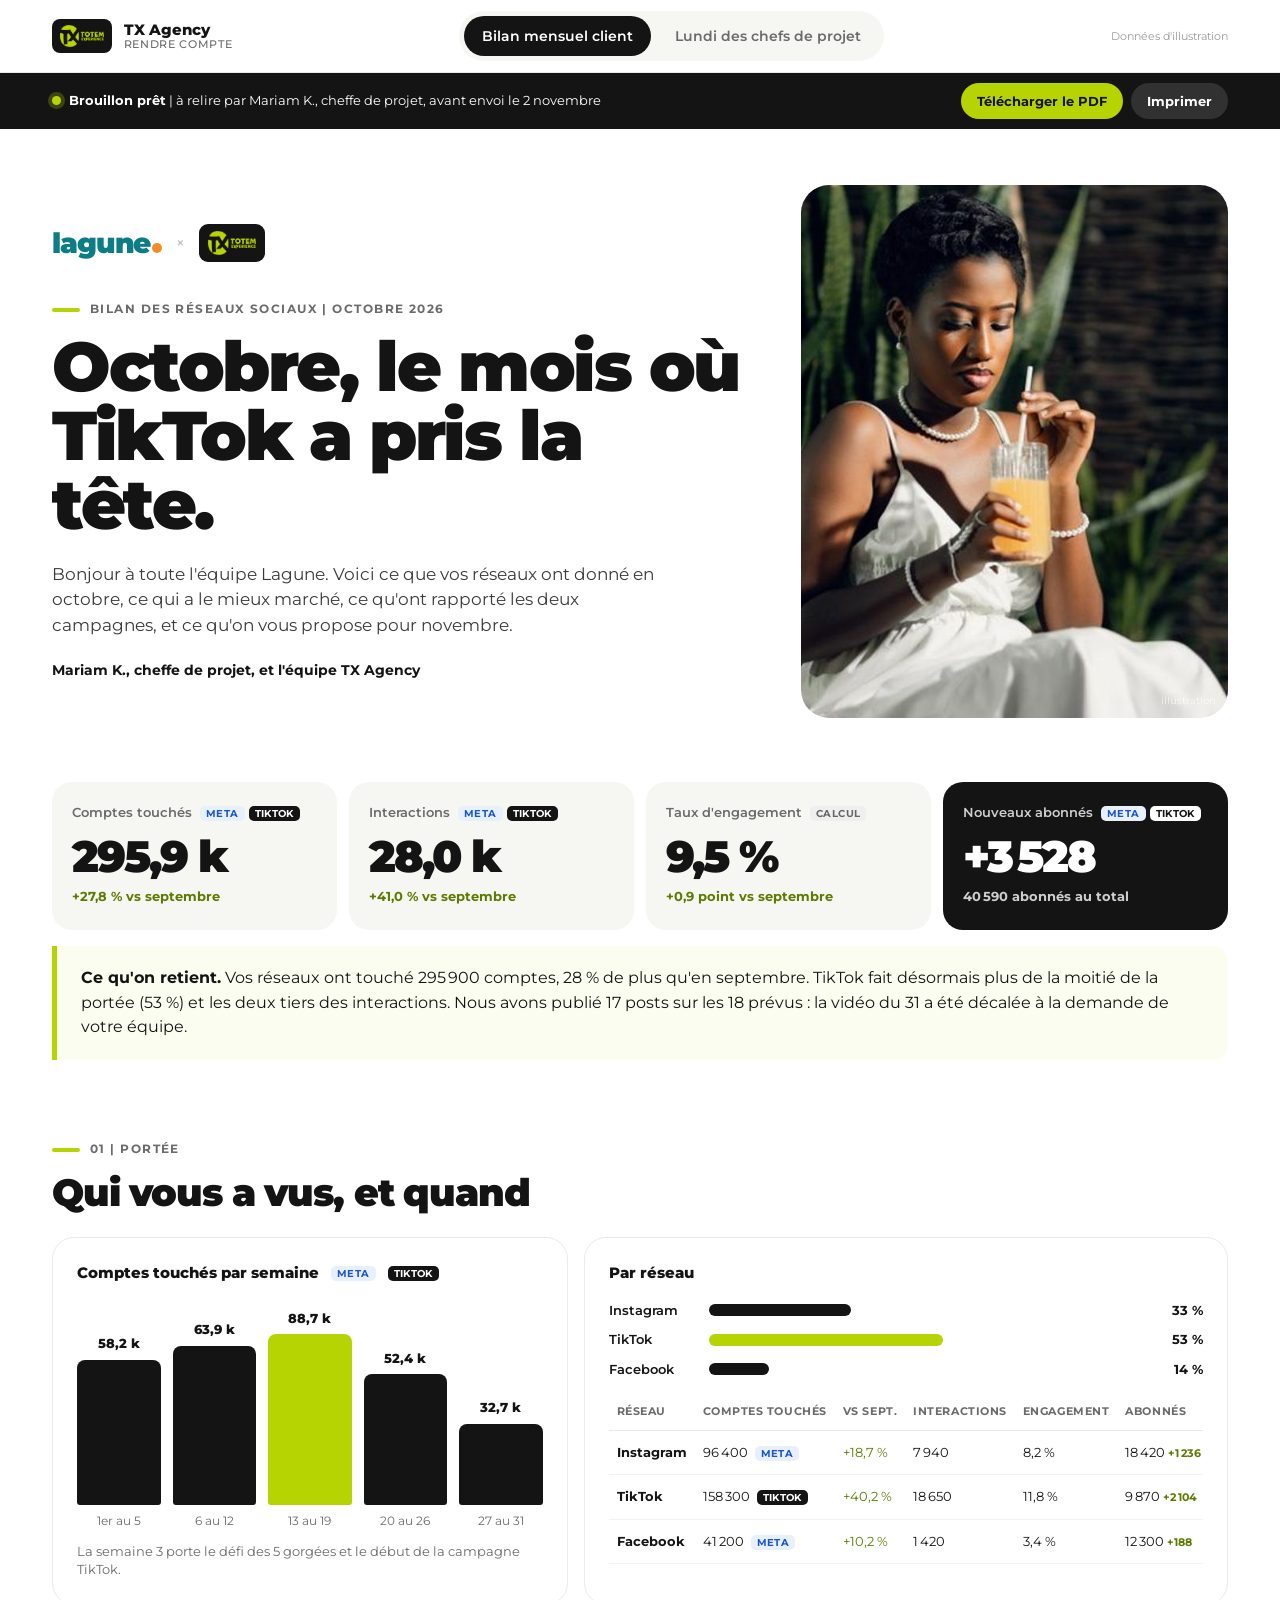
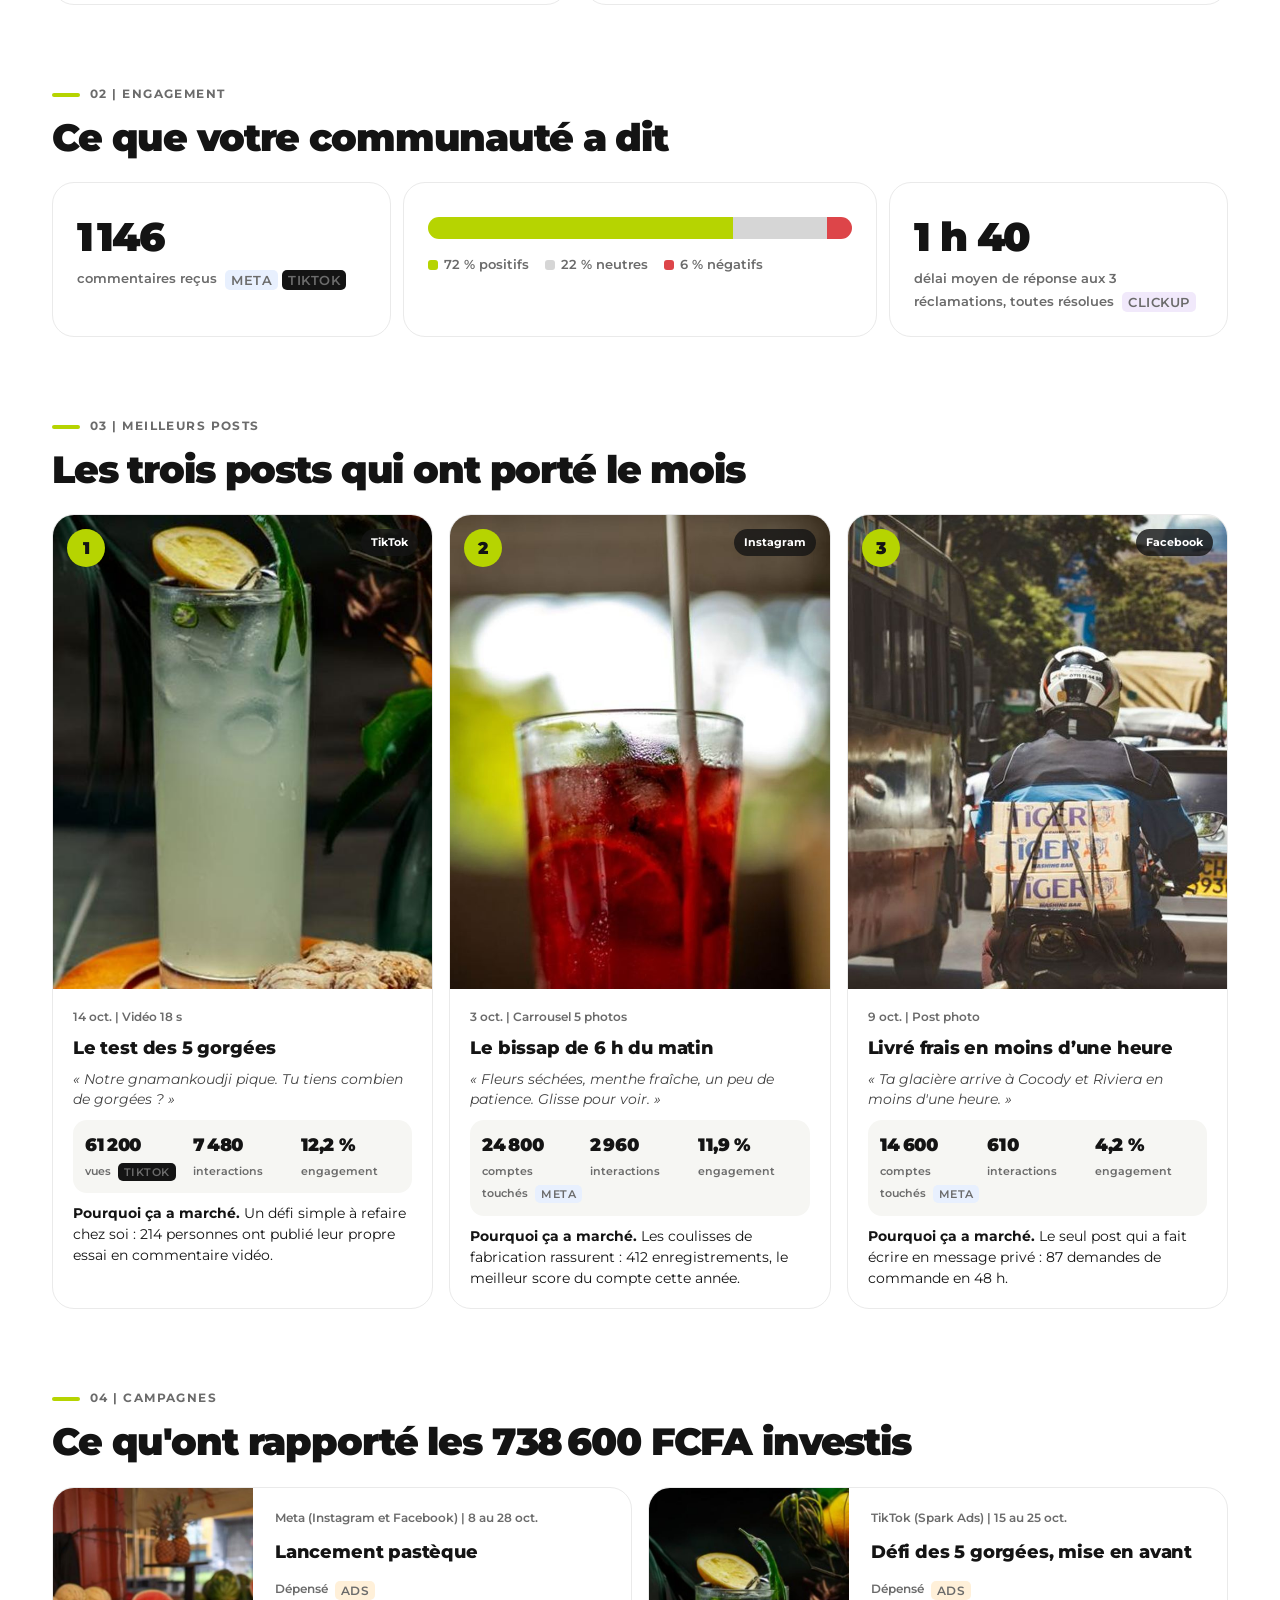
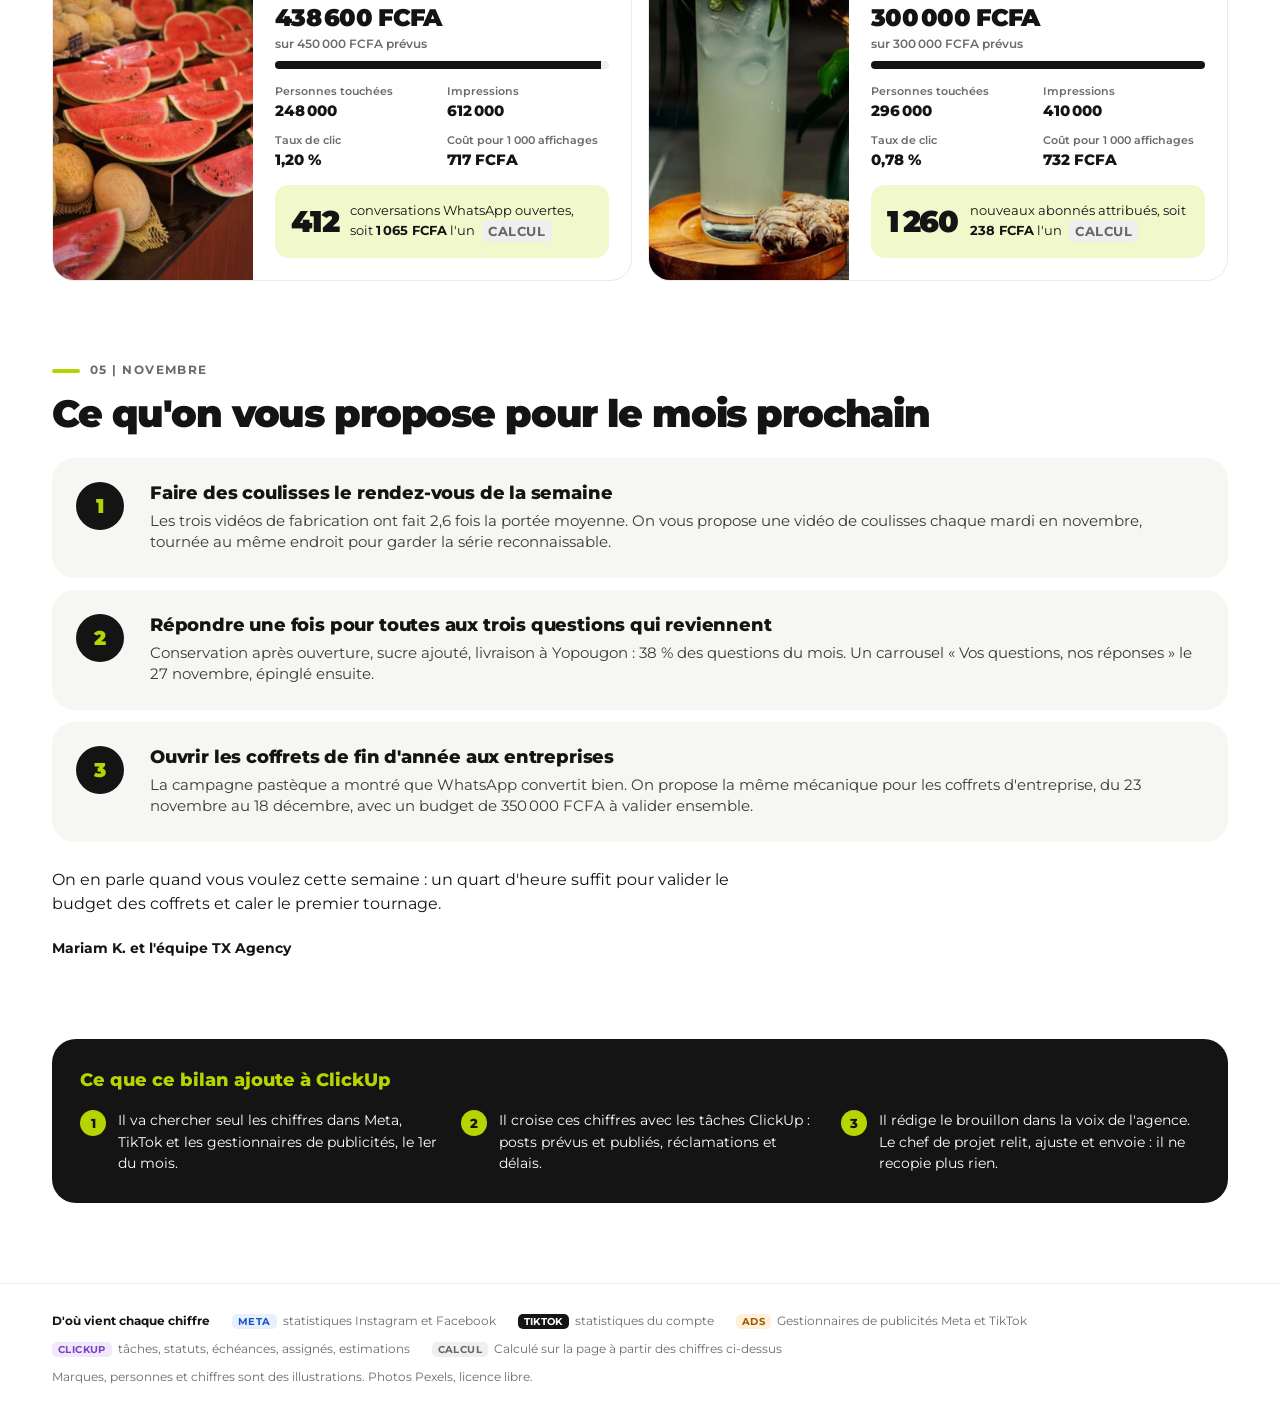
<file: index.html>
<!doctype html><html lang="fr"><head><meta charset="utf-8"><meta name="viewport" content="width=device-width,initial-scale=1">
<meta name="robots" content="noindex,nofollow"><title>Lagune | Bilan des réseaux sociaux | octobre 2026</title>
<link rel="preconnect" href="https://fonts.googleapis.com"><link rel="preconnect" href="https://fonts.gstatic.com" crossorigin>
<link href="https://fonts.googleapis.com/css2?family=Montserrat:wght@400;500;600;700;800;900&display=swap" rel="stylesheet">
<link rel="icon" href="img/tx-logo.png"><link rel="stylesheet" href="style.css?v=20261120a"></head><body class="b-bilan"><header class="top noprint"><div class="wrap tb"><a class="brand" href="index.html"><img src="img/tx-logo.png" alt="Totem Experience"><span>TX Agency<small>Rendre compte</small></span></a>
<nav class="tabs"><a href="index.html" class="on">Bilan mensuel client</a><a href="lundi.html" class="">Lundi des chefs de projet</a></nav>
<span class="ill-top">Données d'illustration</span></div></header>
<div class="tool noprint"><div class="wrap tlb"><div><span class="dot"></span><b>Brouillon prêt</b> | à relire par Mariam K., cheffe de projet, avant envoi le 2 novembre</div>
<div class="tla"><a class="btn" href="bilan-lagune-octobre-2026.pdf?v=20261120a" download>Télécharger le PDF</a><button class="btn g" onclick="window.print()">Imprimer</button></div></div></div>
<main class="doc">
<section class="cov"><div class="wrap cg"><div class="ct">
<div class="lgx"><span class="lg">lagune<i></i></span><span class="x">×</span><img src="img/tx-logo.png" alt="Totem Experience"></div>
<p class="kick">Bilan des réseaux sociaux | octobre 2026</p>
<h1>Octobre, le mois où TikTok a pris la tête.</h1>
<p class="lead">Bonjour à toute l'équipe Lagune. Voici ce que vos réseaux ont donné en octobre, ce qui a le mieux marché, ce qu'ont rapporté les deux campagnes, et ce qu'on vous propose pour novembre.</p>
<p class="sig">Mariam K., cheffe de projet, et l'équipe TX Agency</p></div>
<div class="cimg"><img src="img/femme_2_v.jpg" alt=""><span class="ill">illustration</span></div></div></section>

<section class="wrap blk"><div class="kp4">
<div class="k"><span>Comptes touchés <span class="src s-meta" title="Meta Business Suite : statistiques Instagram et Facebook">Meta</span><span class="src s-tiktok" title="TikTok Business Center : statistiques du compte">TikTok</span></span><b>295,9 k</b><em class="up">+27,8 % vs septembre</em></div>
<div class="k"><span>Interactions <span class="src s-meta" title="Meta Business Suite : statistiques Instagram et Facebook">Meta</span><span class="src s-tiktok" title="TikTok Business Center : statistiques du compte">TikTok</span></span><b>28,0 k</b><em class="up">+41,0 % vs septembre</em></div>
<div class="k"><span>Taux d'engagement <span class="src s-calc" title="Calculé sur la page à partir des chiffres ci-dessus">Calcul</span></span><b>9,5 %</b><em class="up">+0,9 point vs septembre</em></div>
<div class="k dark"><span>Nouveaux abonnés <span class="src s-meta" title="Meta Business Suite : statistiques Instagram et Facebook">Meta</span><span class="src s-tiktok" title="TikTok Business Center : statistiques du compte">TikTok</span></span><b>+3 528</b><em>40 590 abonnés au total</em></div>
</div>
<div class="say"><b>Ce qu'on retient.</b> Vos réseaux ont touché 295 900 comptes, 28 % de plus qu'en septembre. TikTok fait désormais plus de la moitié de la portée (53 %) et les deux tiers des interactions. Nous avons publié 17 posts sur les 18 prévus : la vidéo du 31 a été décalée à la demande de votre équipe.</div></section>

<section class="wrap blk"><div class="h2"><p class="kick">01 | Portée</p><h2>Qui vous a vus, et quand</h2></div>
<div class="g2"><div class="card"><h3>Comptes touchés par semaine <span class="src s-meta" title="Meta Business Suite : statistiques Instagram et Facebook">Meta</span><span class="src s-tiktok" title="TikTok Business Center : statistiques du compte">TikTok</span></h3><div class="barsh"><div class="bc"><b>58,2 k</b><i style="height:65.6%"></i><span>1er au 5</span></div><div class="bc"><b>63,9 k</b><i style="height:72.0%"></i><span>6 au 12</span></div><div class="bc hi"><b>88,7 k</b><i style="height:100.0%"></i><span>13 au 19</span></div><div class="bc"><b>52,4 k</b><i style="height:59.1%"></i><span>20 au 26</span></div><div class="bc"><b>32,7 k</b><i style="height:36.9%"></i><span>27 au 31</span></div></div><p class="note">La semaine 3 porte le défi des 5 gorgées et le début de la campagne TikTok.</p></div>
<div class="card"><h3>Par réseau</h3><div class="split"><div><span>Instagram</span><i style="width:32.6%"></i><b>33 %</b></div><div><span>TikTok</span><i style="width:53.5%"></i><b>53 %</b></div><div><span>Facebook</span><i style="width:13.9%"></i><b>14 %</b></div></div>
<div class="tblw"><table class="tb1"><thead><tr><th>Réseau</th><th>Comptes touchés</th><th>vs sept.</th><th>Interactions</th><th>Engagement</th><th>Abonnés</th><th>Posts</th></tr></thead><tbody><tr><td><b>Instagram</b></td><td>96 400 <span class="src s-meta" title="Meta Business Suite : statistiques Instagram et Facebook">Meta</span></td><td class="up">+18,7 %</td><td>7 940</td><td>8,2 %</td><td>18 420 <small>+1 236</small></td><td>7</td></tr><tr><td><b>TikTok</b></td><td>158 300 <span class="src s-tiktok" title="TikTok Business Center : statistiques du compte">TikTok</span></td><td class="up">+40,2 %</td><td>18 650</td><td>11,8 %</td><td>9 870 <small>+2 104</small></td><td>6</td></tr><tr><td><b>Facebook</b></td><td>41 200 <span class="src s-meta" title="Meta Business Suite : statistiques Instagram et Facebook">Meta</span></td><td class="up">+10,2 %</td><td>1 420</td><td>3,4 %</td><td>12 300 <small>+188</small></td><td>4</td></tr></tbody></table></div></div></div></section>

<section class="wrap blk"><div class="h2"><p class="kick">02 | Engagement</p><h2>Ce que votre communauté a dit</h2></div>
<div class="g3c"><div class="card c1"><b class="big">1 146</b><span>commentaires reçus <span class="src s-meta" title="Meta Business Suite : statistiques Instagram et Facebook">Meta</span><span class="src s-tiktok" title="TikTok Business Center : statistiques du compte">TikTok</span></span></div>
<div class="card c1"><div class="sent"><i class="p" style="width:72%"></i><i class="n" style="width:22%"></i><i class="r" style="width:6%"></i></div><p class="sl"><span><i class="p"></i>72 % positifs</span><span><i class="n"></i>22 % neutres</span><span><i class="r"></i>6 % négatifs</span></p></div>
<div class="card c1"><b class="big">1 h 40</b><span>délai moyen de réponse aux 3 réclamations, toutes résolues <span class="src s-cu" title="ClickUp : tâches, statuts, échéances, assignés, estimations">ClickUp</span></span></div></div></section>

<section class="wrap blk"><div class="h2"><p class="kick">03 | Meilleurs posts</p><h2>Les trois posts qui ont porté le mois</h2></div><div class="tps"><article class="tp"><div class="tpi v"><img src="img/gingembre_1_v.jpg" alt="Le test des 5 gorgées" loading="lazy"><span class="rk">1</span><span class="nt">TikTok</span></div>
<div class="tpb"><small>14 oct. | Vidéo 18 s</small><h4>Le test des 5 gorgées</h4><p class="cap">« Notre gnamankoudji pique. Tu tiens combien de gorgées ? »</p>
<div class="tpn"><div><b>61 200</b><span>vues <span class="src s-tiktok" title="TikTok Business Center : statistiques du compte">TikTok</span></span></div><div><b>7 480</b><span>interactions</span></div><div><b>12,2 %</b><span>engagement</span></div></div>
<p class="why"><b>Pourquoi ça a marché.</b> Un défi simple à refaire chez soi : 214 personnes ont publié leur propre essai en commentaire vidéo.</p></div></article><article class="tp"><div class="tpi"><img src="img/bissap_1.jpg" alt="Le bissap de 6 h du matin" loading="lazy"><span class="rk">2</span><span class="nt">Instagram</span></div>
<div class="tpb"><small>3 oct. | Carrousel 5 photos</small><h4>Le bissap de 6 h du matin</h4><p class="cap">« Fleurs séchées, menthe fraîche, un peu de patience. Glisse pour voir. »</p>
<div class="tpn"><div><b>24 800</b><span>comptes touchés <span class="src s-meta" title="Meta Business Suite : statistiques Instagram et Facebook">Meta</span></span></div><div><b>2 960</b><span>interactions</span></div><div><b>11,9 %</b><span>engagement</span></div></div>
<p class="why"><b>Pourquoi ça a marché.</b> Les coulisses de fabrication rassurent : 412 enregistrements, le meilleur score du compte cette année.</p></div></article><article class="tp"><div class="tpi"><img src="img/livraison_2.jpg" alt="Livré frais en moins d’une heure" loading="lazy"><span class="rk">3</span><span class="nt">Facebook</span></div>
<div class="tpb"><small>9 oct. | Post photo</small><h4>Livré frais en moins d’une heure</h4><p class="cap">« Ta glacière arrive à Cocody et Riviera en moins d&#x27;une heure. »</p>
<div class="tpn"><div><b>14 600</b><span>comptes touchés <span class="src s-meta" title="Meta Business Suite : statistiques Instagram et Facebook">Meta</span></span></div><div><b>610</b><span>interactions</span></div><div><b>4,2 %</b><span>engagement</span></div></div>
<p class="why"><b>Pourquoi ça a marché.</b> Le seul post qui a fait écrire en message privé : 87 demandes de commande en 48 h.</p></div></article></div></section>

<section class="wrap blk"><div class="h2"><p class="kick">04 | Campagnes</p><h2>Ce qu'ont rapporté les 738 600 FCFA investis</h2></div><div class="cps"><article class="cp"><img src="img/pasteque_1_v.jpg" alt="" loading="lazy"><div class="cpb"><small>Meta (Instagram et Facebook) | 8 au 28 oct.</small><h4>Lancement pastèque</h4>
<div class="bud"><div><span>Dépensé <span class="src s-ads" title="Gestionnaires de publicités Meta et TikTok">Ads</span></span><b>438 600 FCFA</b><small>sur 450 000 FCFA prévus</small></div><div class="gauge"><i style="width:97.5%"></i></div></div>
<dl><div><dt>Personnes touchées</dt><dd>248 000</dd></div><div><dt>Impressions</dt><dd>612 000</dd></div><div><dt>Taux de clic</dt><dd>1,20 %</dd></div><div><dt>Coût pour 1 000 affichages</dt><dd>717 FCFA</dd></div></dl>
<div class="res"><b>412</b><span>conversations WhatsApp ouvertes, soit <strong>1 065 FCFA</strong> l'un <span class="src s-calc" title="Calculé sur la page à partir des chiffres ci-dessus">Calcul</span></span></div></div></article><article class="cp"><img src="img/gingembre_1_v.jpg" alt="" loading="lazy"><div class="cpb"><small>TikTok (Spark Ads) | 15 au 25 oct.</small><h4>Défi des 5 gorgées, mise en avant</h4>
<div class="bud"><div><span>Dépensé <span class="src s-ads" title="Gestionnaires de publicités Meta et TikTok">Ads</span></span><b>300 000 FCFA</b><small>sur 300 000 FCFA prévus</small></div><div class="gauge"><i style="width:100.0%"></i></div></div>
<dl><div><dt>Personnes touchées</dt><dd>296 000</dd></div><div><dt>Impressions</dt><dd>410 000</dd></div><div><dt>Taux de clic</dt><dd>0,78 %</dd></div><div><dt>Coût pour 1 000 affichages</dt><dd>732 FCFA</dd></div></dl>
<div class="res"><b>1 260</b><span>nouveaux abonnés attribués, soit <strong>238 FCFA</strong> l'un <span class="src s-calc" title="Calculé sur la page à partir des chiffres ci-dessus">Calcul</span></span></div></div></article></div></section>

<section class="wrap blk"><div class="h2"><p class="kick">05 | Novembre</p><h2>Ce qu'on vous propose pour le mois prochain</h2></div><ol class="reco"><li><span class="no">1</span><div><h4>Faire des coulisses le rendez-vous de la semaine</h4><p>Les trois vidéos de fabrication ont fait 2,6 fois la portée moyenne. On vous propose une vidéo de coulisses chaque mardi en novembre, tournée au même endroit pour garder la série reconnaissable.</p></div></li><li><span class="no">2</span><div><h4>Répondre une fois pour toutes aux trois questions qui reviennent</h4><p>Conservation après ouverture, sucre ajouté, livraison à Yopougon : 38 % des questions du mois. Un carrousel « Vos questions, nos réponses » le 27 novembre, épinglé ensuite.</p></div></li><li><span class="no">3</span><div><h4>Ouvrir les coffrets de fin d&#x27;année aux entreprises</h4><p>La campagne pastèque a montré que WhatsApp convertit bien. On propose la même mécanique pour les coffrets d&#x27;entreprise, du 23 novembre au 18 décembre, avec un budget de 350 000 FCFA à valider ensemble.</p></div></li></ol>
<div class="close"><p>On en parle quand vous voulez cette semaine : un quart d'heure suffit pour valider le budget des coffrets et caler le premier tournage.</p><p class="sig">Mariam K. et l'équipe TX Agency</p></div></section>
<section class="wrap blk noprint"><div class="adds"><h3>Ce que ce bilan ajoute à ClickUp</h3><div class="a3">
<div><span>1</span><p>Il va chercher seul les chiffres dans Meta, TikTok et les gestionnaires de publicités, le 1er du mois.</p></div>
<div><span>2</span><p>Il croise ces chiffres avec les tâches ClickUp : posts prévus et publiés, réclamations et délais.</p></div>
<div><span>3</span><p>Il rédige le brouillon dans la voix de l'agence. Le chef de projet relit, ajuste et envoie : il ne recopie plus rien.</p></div></div></div></section>
</main><footer class="foot noprint"><div class="wrap"><div class="fsrc"><b>D'où vient chaque chiffre</b><span><span class="src s-meta" title="Meta Business Suite : statistiques Instagram et Facebook">Meta</span> statistiques Instagram et Facebook</span><span><span class="src s-tiktok" title="TikTok Business Center : statistiques du compte">TikTok</span> statistiques du compte</span><span><span class="src s-ads" title="Gestionnaires de publicités Meta et TikTok">Ads</span> Gestionnaires de publicités Meta et TikTok</span><span><span class="src s-cu" title="ClickUp : tâches, statuts, échéances, assignés, estimations">ClickUp</span> tâches, statuts, échéances, assignés, estimations</span><span><span class="src s-calc" title="Calculé sur la page à partir des chiffres ci-dessus">Calcul</span> Calculé sur la page à partir des chiffres ci-dessus</span></div>
<p>Marques, personnes et chiffres sont des illustrations. Photos Pexels, licence libre.</p></div></footer></body></html>
</file>
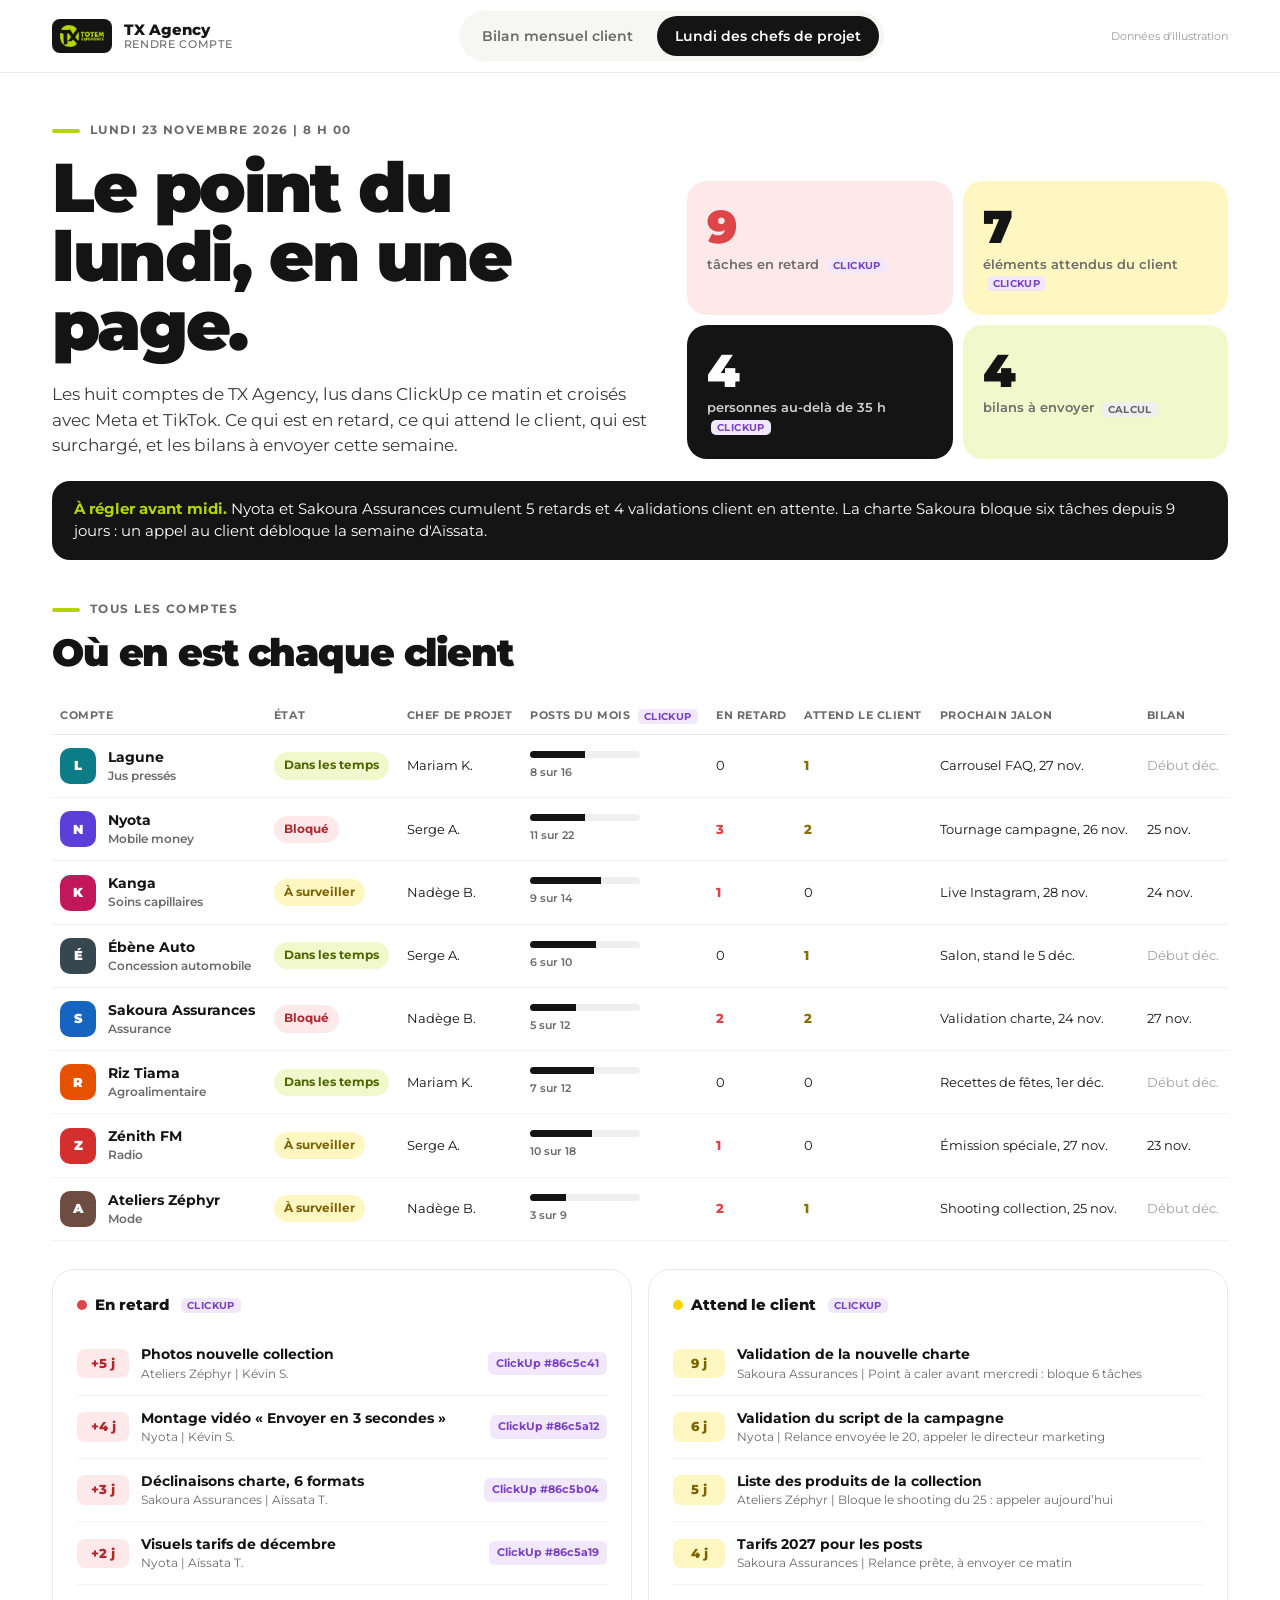
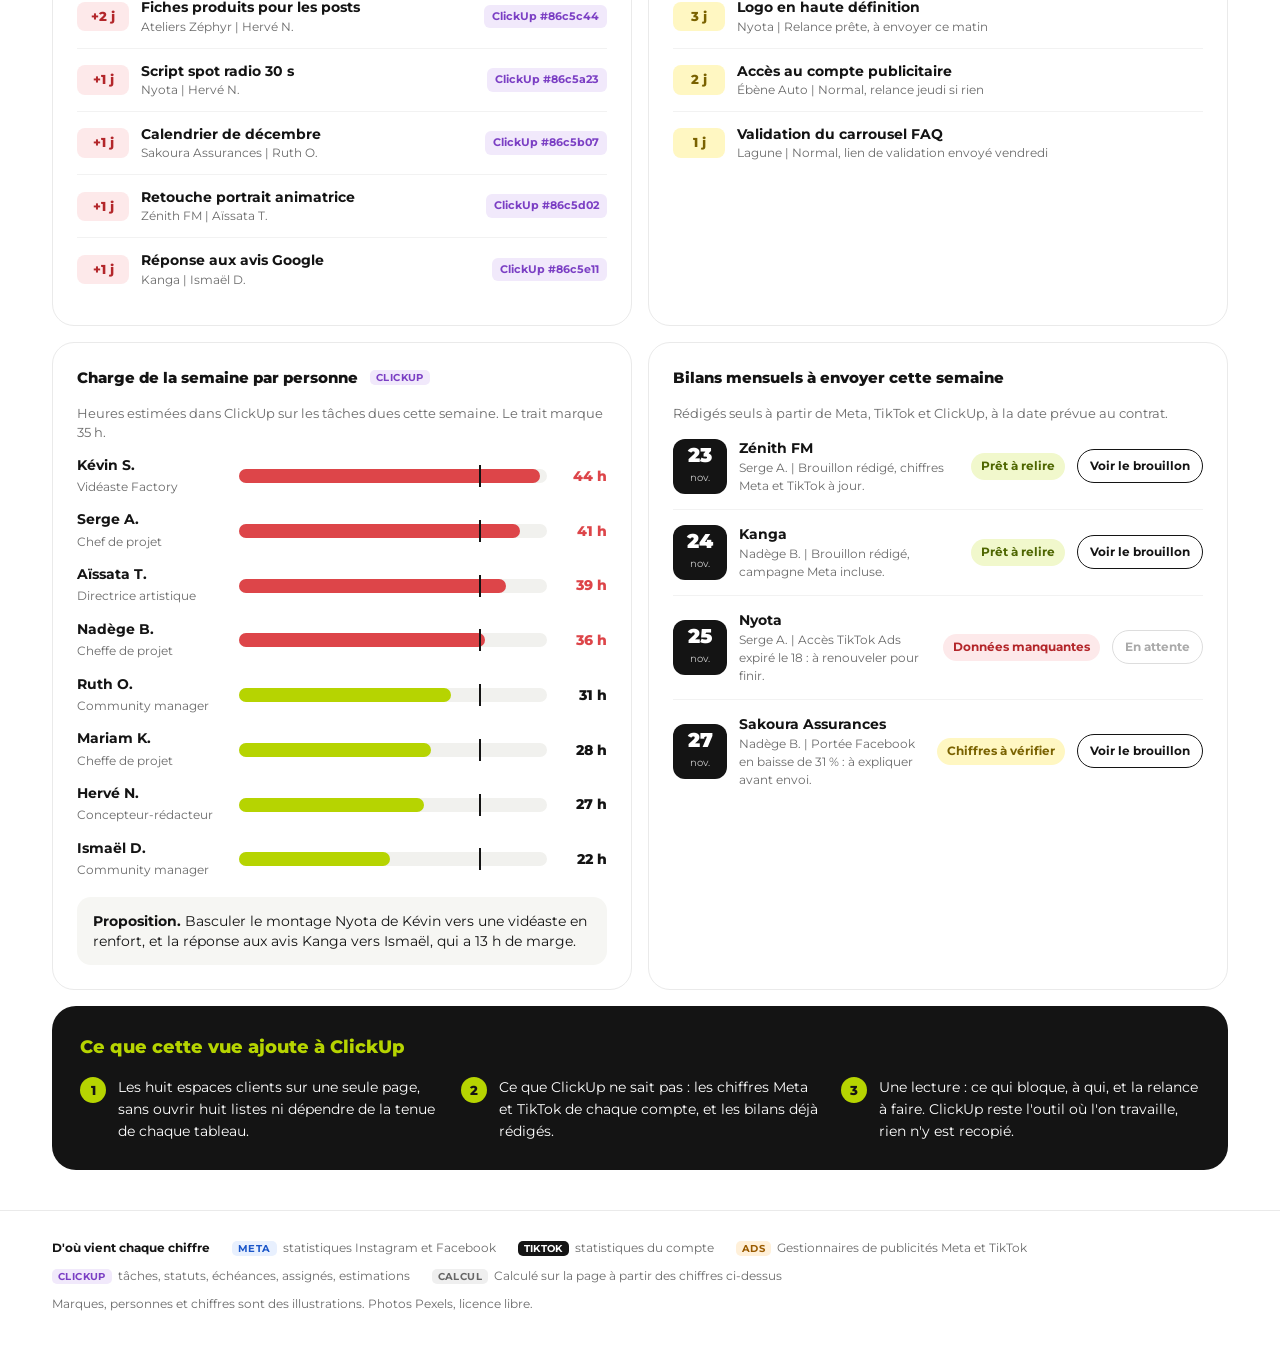
<file: lundi.html>
<!doctype html><html lang="fr"><head><meta charset="utf-8"><meta name="viewport" content="width=device-width,initial-scale=1">
<meta name="robots" content="noindex,nofollow"><title>TX Agency | Lundi des chefs de projet</title>
<link rel="preconnect" href="https://fonts.googleapis.com"><link rel="preconnect" href="https://fonts.gstatic.com" crossorigin>
<link href="https://fonts.googleapis.com/css2?family=Montserrat:wght@400;500;600;700;800;900&display=swap" rel="stylesheet">
<link rel="icon" href="img/tx-logo.png"><link rel="stylesheet" href="style.css?v=20261120a"></head><body class="b-lundi"><header class="top noprint"><div class="wrap tb"><a class="brand" href="index.html"><img src="img/tx-logo.png" alt="Totem Experience"><span>TX Agency<small>Rendre compte</small></span></a>
<nav class="tabs"><a href="index.html" class="">Bilan mensuel client</a><a href="lundi.html" class="on">Lundi des chefs de projet</a></nav>
<span class="ill-top">Données d'illustration</span></div></header>
<main class="wrap lmain">
<section class="lh"><div><p class="kick">Lundi 23 novembre 2026 | 8 h 00</p><h1>Le point du lundi, en une page.</h1>
<p class="lead">Les huit comptes de TX Agency, lus dans ClickUp ce matin et croisés avec Meta et TikTok. Ce qui est en retard, ce qui attend le client, qui est surchargé, et les bilans à envoyer cette semaine.</p></div>
<div class="lk"><a href="#retard" class="k r"><b>9</b><span>tâches en retard <span class="src s-cu" title="ClickUp : tâches, statuts, échéances, assignés, estimations">ClickUp</span></span></a><a href="#attente" class="k y"><b>7</b><span>éléments attendus du client <span class="src s-cu" title="ClickUp : tâches, statuts, échéances, assignés, estimations">ClickUp</span></span></a>
<a href="#charge" class="k kd"><b>4</b><span>personnes au-delà de 35 h <span class="src s-cu" title="ClickUp : tâches, statuts, échéances, assignés, estimations">ClickUp</span></span></a><a href="#bilans" class="k g"><b>4</b><span>bilans à envoyer <span class="src s-calc" title="Calculé sur la page à partir des chiffres ci-dessus">Calcul</span></span></a></div></section>
<section class="alert"><b>À régler avant midi.</b> Nyota et Sakoura Assurances cumulent 5 retards et 4 validations client en attente. La charte Sakoura bloque six tâches depuis 9 jours : un appel au client débloque la semaine d'Aïssata.</section>
<section class="blk2"><div class="h2"><p class="kick">Tous les comptes</p><h2>Où en est chaque client</h2></div>
<div class="tblw dsk"><table class="tb2"><thead><tr><th>Compte</th><th>État</th><th>Chef de projet</th><th>Posts du mois <span class="src s-cu" title="ClickUp : tâches, statuts, échéances, assignés, estimations">ClickUp</span></th><th>En retard</th><th>Attend le client</th><th>Prochain jalon</th><th>Bilan</th></tr></thead><tbody><tr><td><div class="acc"><span class="av" style="background:#0C7C86">L</span><div><b>Lagune</b><small>Jus pressés</small></div></div></td><td><span class="pill ok">Dans les temps</span></td><td>Mariam K.</td>
<td><div class="pg"><i style="width:50%"></i></div><small>8 sur 16</small></td><td class="">0</td><td class="yel">1</td><td>Carrousel FAQ, 27 nov.</td><td><span class=mut>Début déc.</span></td></tr><tr><td><div class="acc"><span class="av" style="background:#5B3FD9">N</span><div><b>Nyota</b><small>Mobile money</small></div></div></td><td><span class="pill ko">Bloqué</span></td><td>Serge A.</td>
<td><div class="pg"><i style="width:50%"></i></div><small>11 sur 22</small></td><td class="red">3</td><td class="yel">2</td><td>Tournage campagne, 26 nov.</td><td>25 nov.</td></tr><tr><td><div class="acc"><span class="av" style="background:#C2185B">K</span><div><b>Kanga</b><small>Soins capillaires</small></div></div></td><td><span class="pill wa">À surveiller</span></td><td>Nadège B.</td>
<td><div class="pg"><i style="width:64%"></i></div><small>9 sur 14</small></td><td class="red">1</td><td class="">0</td><td>Live Instagram, 28 nov.</td><td>24 nov.</td></tr><tr><td><div class="acc"><span class="av" style="background:#37474F">É</span><div><b>Ébène Auto</b><small>Concession automobile</small></div></div></td><td><span class="pill ok">Dans les temps</span></td><td>Serge A.</td>
<td><div class="pg"><i style="width:60%"></i></div><small>6 sur 10</small></td><td class="">0</td><td class="yel">1</td><td>Salon, stand le 5 déc.</td><td><span class=mut>Début déc.</span></td></tr><tr><td><div class="acc"><span class="av" style="background:#1565C0">S</span><div><b>Sakoura Assurances</b><small>Assurance</small></div></div></td><td><span class="pill ko">Bloqué</span></td><td>Nadège B.</td>
<td><div class="pg"><i style="width:42%"></i></div><small>5 sur 12</small></td><td class="red">2</td><td class="yel">2</td><td>Validation charte, 24 nov.</td><td>27 nov.</td></tr><tr><td><div class="acc"><span class="av" style="background:#E65100">R</span><div><b>Riz Tiama</b><small>Agroalimentaire</small></div></div></td><td><span class="pill ok">Dans les temps</span></td><td>Mariam K.</td>
<td><div class="pg"><i style="width:58%"></i></div><small>7 sur 12</small></td><td class="">0</td><td class="">0</td><td>Recettes de fêtes, 1er déc.</td><td><span class=mut>Début déc.</span></td></tr><tr><td><div class="acc"><span class="av" style="background:#D32F2F">Z</span><div><b>Zénith FM</b><small>Radio</small></div></div></td><td><span class="pill wa">À surveiller</span></td><td>Serge A.</td>
<td><div class="pg"><i style="width:56%"></i></div><small>10 sur 18</small></td><td class="red">1</td><td class="">0</td><td>Émission spéciale, 27 nov.</td><td>23 nov.</td></tr><tr><td><div class="acc"><span class="av" style="background:#6D4C41">A</span><div><b>Ateliers Zéphyr</b><small>Mode</small></div></div></td><td><span class="pill wa">À surveiller</span></td><td>Nadège B.</td>
<td><div class="pg"><i style="width:33%"></i></div><small>3 sur 9</small></td><td class="red">2</td><td class="yel">1</td><td>Shooting collection, 25 nov.</td><td><span class=mut>Début déc.</span></td></tr></tbody></table></div>
<div class="mob"><div class="mc"><div class="acc"><span class="av" style="background:#0C7C86">L</span><div><b>Lagune</b><small>Mariam K.</small></div><span class="pill ok">Dans les temps</span></div>
<div class="mcr"><span>Posts <b>8/16</b></span><span class="">En retard <b>0</b></span><span class="yel">Attend le client <b>1</b></span></div><p>Carrousel FAQ, 27 nov.</p></div><div class="mc"><div class="acc"><span class="av" style="background:#5B3FD9">N</span><div><b>Nyota</b><small>Serge A.</small></div><span class="pill ko">Bloqué</span></div>
<div class="mcr"><span>Posts <b>11/22</b></span><span class="red">En retard <b>3</b></span><span class="yel">Attend le client <b>2</b></span></div><p>Tournage campagne, 26 nov.</p></div><div class="mc"><div class="acc"><span class="av" style="background:#C2185B">K</span><div><b>Kanga</b><small>Nadège B.</small></div><span class="pill wa">À surveiller</span></div>
<div class="mcr"><span>Posts <b>9/14</b></span><span class="red">En retard <b>1</b></span><span class="">Attend le client <b>0</b></span></div><p>Live Instagram, 28 nov.</p></div><div class="mc"><div class="acc"><span class="av" style="background:#37474F">É</span><div><b>Ébène Auto</b><small>Serge A.</small></div><span class="pill ok">Dans les temps</span></div>
<div class="mcr"><span>Posts <b>6/10</b></span><span class="">En retard <b>0</b></span><span class="yel">Attend le client <b>1</b></span></div><p>Salon, stand le 5 déc.</p></div><div class="mc"><div class="acc"><span class="av" style="background:#1565C0">S</span><div><b>Sakoura Assurances</b><small>Nadège B.</small></div><span class="pill ko">Bloqué</span></div>
<div class="mcr"><span>Posts <b>5/12</b></span><span class="red">En retard <b>2</b></span><span class="yel">Attend le client <b>2</b></span></div><p>Validation charte, 24 nov.</p></div><div class="mc"><div class="acc"><span class="av" style="background:#E65100">R</span><div><b>Riz Tiama</b><small>Mariam K.</small></div><span class="pill ok">Dans les temps</span></div>
<div class="mcr"><span>Posts <b>7/12</b></span><span class="">En retard <b>0</b></span><span class="">Attend le client <b>0</b></span></div><p>Recettes de fêtes, 1er déc.</p></div><div class="mc"><div class="acc"><span class="av" style="background:#D32F2F">Z</span><div><b>Zénith FM</b><small>Serge A.</small></div><span class="pill wa">À surveiller</span></div>
<div class="mcr"><span>Posts <b>10/18</b></span><span class="red">En retard <b>1</b></span><span class="">Attend le client <b>0</b></span></div><p>Émission spéciale, 27 nov.</p></div><div class="mc"><div class="acc"><span class="av" style="background:#6D4C41">A</span><div><b>Ateliers Zéphyr</b><small>Nadège B.</small></div><span class="pill wa">À surveiller</span></div>
<div class="mcr"><span>Posts <b>3/9</b></span><span class="red">En retard <b>2</b></span><span class="yel">Attend le client <b>1</b></span></div><p>Shooting collection, 25 nov.</p></div></div></section>
<section class="g2l"><div class="card" id="retard"><h3><span class="dot r"></span>En retard <span class="src s-cu" title="ClickUp : tâches, statuts, échéances, assignés, estimations">ClickUp</span></h3><ul class="ls"><li><span class="d">+5 j</span><div><b>Photos nouvelle collection</b><small>Ateliers Zéphyr | Kévin S.</small></div><span class="cu">ClickUp #86c5c41</span></li><li><span class="d">+4 j</span><div><b>Montage vidéo « Envoyer en 3 secondes »</b><small>Nyota | Kévin S.</small></div><span class="cu">ClickUp #86c5a12</span></li><li><span class="d">+3 j</span><div><b>Déclinaisons charte, 6 formats</b><small>Sakoura Assurances | Aïssata T.</small></div><span class="cu">ClickUp #86c5b04</span></li><li><span class="d">+2 j</span><div><b>Visuels tarifs de décembre</b><small>Nyota | Aïssata T.</small></div><span class="cu">ClickUp #86c5a19</span></li><li><span class="d">+2 j</span><div><b>Fiches produits pour les posts</b><small>Ateliers Zéphyr | Hervé N.</small></div><span class="cu">ClickUp #86c5c44</span></li><li><span class="d">+1 j</span><div><b>Script spot radio 30 s</b><small>Nyota | Hervé N.</small></div><span class="cu">ClickUp #86c5a23</span></li><li><span class="d">+1 j</span><div><b>Calendrier de décembre</b><small>Sakoura Assurances | Ruth O.</small></div><span class="cu">ClickUp #86c5b07</span></li><li><span class="d">+1 j</span><div><b>Retouche portrait animatrice</b><small>Zénith FM | Aïssata T.</small></div><span class="cu">ClickUp #86c5d02</span></li><li><span class="d">+1 j</span><div><b>Réponse aux avis Google</b><small>Kanga | Ismaël D.</small></div><span class="cu">ClickUp #86c5e11</span></li></ul></div>
<div class="card" id="attente"><h3><span class="dot y"></span>Attend le client <span class="src s-cu" title="ClickUp : tâches, statuts, échéances, assignés, estimations">ClickUp</span></h3><ul class="ls"><li><span class="d y">9 j</span><div><b>Validation de la nouvelle charte</b><small>Sakoura Assurances | Point à caler avant mercredi : bloque 6 tâches</small></div></li><li><span class="d y">6 j</span><div><b>Validation du script de la campagne</b><small>Nyota | Relance envoyée le 20, appeler le directeur marketing</small></div></li><li><span class="d y">5 j</span><div><b>Liste des produits de la collection</b><small>Ateliers Zéphyr | Bloque le shooting du 25 : appeler aujourd’hui</small></div></li><li><span class="d y">4 j</span><div><b>Tarifs 2027 pour les posts</b><small>Sakoura Assurances | Relance prête, à envoyer ce matin</small></div></li><li><span class="d y">3 j</span><div><b>Logo en haute définition</b><small>Nyota | Relance prête, à envoyer ce matin</small></div></li><li><span class="d y">2 j</span><div><b>Accès au compte publicitaire</b><small>Ébène Auto | Normal, relance jeudi si rien</small></div></li><li><span class="d y">1 j</span><div><b>Validation du carrousel FAQ</b><small>Lagune | Normal, lien de validation envoyé vendredi</small></div></li></ul></div></section>
<section class="g2l"><div class="card" id="charge"><h3>Charge de la semaine par personne <span class="src s-cu" title="ClickUp : tâches, statuts, échéances, assignés, estimations">ClickUp</span></h3><p class="note">Heures estimées dans ClickUp sur les tâches dues cette semaine. Le trait marque 35 h.</p><div class="cr"><div class="cn"><b>Kévin S.</b><small>Vidéaste Factory</small></div><div class="cb"><i class="ko" style="width:97.8%"></i><em style="left:77.8%"></em></div><span class="ch ko">44 h</span></div><div class="cr"><div class="cn"><b>Serge A.</b><small>Chef de projet</small></div><div class="cb"><i class="ko" style="width:91.1%"></i><em style="left:77.8%"></em></div><span class="ch ko">41 h</span></div><div class="cr"><div class="cn"><b>Aïssata T.</b><small>Directrice artistique</small></div><div class="cb"><i class="ko" style="width:86.7%"></i><em style="left:77.8%"></em></div><span class="ch ko">39 h</span></div><div class="cr"><div class="cn"><b>Nadège B.</b><small>Cheffe de projet</small></div><div class="cb"><i class="ko" style="width:80.0%"></i><em style="left:77.8%"></em></div><span class="ch ko">36 h</span></div><div class="cr"><div class="cn"><b>Ruth O.</b><small>Community manager</small></div><div class="cb"><i class="ok" style="width:68.9%"></i><em style="left:77.8%"></em></div><span class="ch ok">31 h</span></div><div class="cr"><div class="cn"><b>Mariam K.</b><small>Cheffe de projet</small></div><div class="cb"><i class="ok" style="width:62.2%"></i><em style="left:77.8%"></em></div><span class="ch ok">28 h</span></div><div class="cr"><div class="cn"><b>Hervé N.</b><small>Concepteur-rédacteur</small></div><div class="cb"><i class="ok" style="width:60.0%"></i><em style="left:77.8%"></em></div><span class="ch ok">27 h</span></div><div class="cr"><div class="cn"><b>Ismaël D.</b><small>Community manager</small></div><div class="cb"><i class="ok" style="width:48.9%"></i><em style="left:77.8%"></em></div><span class="ch ok">22 h</span></div>
<p class="say2"><b>Proposition.</b> Basculer le montage Nyota de Kévin vers une vidéaste en renfort, et la réponse aux avis Kanga vers Ismaël, qui a 13 h de marge.</p></div>
<div class="card" id="bilans"><h3>Bilans mensuels à envoyer cette semaine</h3><p class="note">Rédigés seuls à partir de Meta, TikTok et ClickUp, à la date prévue au contrat.</p><div class="bi"><div class="bd"><b>23</b><small>nov.</small></div><div class="bt"><b>Zénith FM</b><small>Serge A. | Brouillon rédigé, chiffres Meta et TikTok à jour.</small></div><span class="pill ok">Prêt à relire</span><a class="bl" href="index.html">Voir le brouillon</a></div><div class="bi"><div class="bd"><b>24</b><small>nov.</small></div><div class="bt"><b>Kanga</b><small>Nadège B. | Brouillon rédigé, campagne Meta incluse.</small></div><span class="pill ok">Prêt à relire</span><a class="bl" href="index.html">Voir le brouillon</a></div><div class="bi"><div class="bd"><b>25</b><small>nov.</small></div><div class="bt"><b>Nyota</b><small>Serge A. | Accès TikTok Ads expiré le 18 : à renouveler pour finir.</small></div><span class="pill ko">Données manquantes</span><span class="bl off">En attente</span></div><div class="bi"><div class="bd"><b>27</b><small>nov.</small></div><div class="bt"><b>Sakoura Assurances</b><small>Nadège B. | Portée Facebook en baisse de 31 % : à expliquer avant envoi.</small></div><span class="pill wa">Chiffres à vérifier</span><a class="bl" href="index.html">Voir le brouillon</a></div></div></section>
<section class="adds"><h3>Ce que cette vue ajoute à ClickUp</h3><div class="a3">
<div><span>1</span><p>Les huit espaces clients sur une seule page, sans ouvrir huit listes ni dépendre de la tenue de chaque tableau.</p></div>
<div><span>2</span><p>Ce que ClickUp ne sait pas : les chiffres Meta et TikTok de chaque compte, et les bilans déjà rédigés.</p></div>
<div><span>3</span><p>Une lecture : ce qui bloque, à qui, et la relance à faire. ClickUp reste l'outil où l'on travaille, rien n'y est recopié.</p></div></div></section>
</main><footer class="foot noprint"><div class="wrap"><div class="fsrc"><b>D'où vient chaque chiffre</b><span><span class="src s-meta" title="Meta Business Suite : statistiques Instagram et Facebook">Meta</span> statistiques Instagram et Facebook</span><span><span class="src s-tiktok" title="TikTok Business Center : statistiques du compte">TikTok</span> statistiques du compte</span><span><span class="src s-ads" title="Gestionnaires de publicités Meta et TikTok">Ads</span> Gestionnaires de publicités Meta et TikTok</span><span><span class="src s-cu" title="ClickUp : tâches, statuts, échéances, assignés, estimations">ClickUp</span> tâches, statuts, échéances, assignés, estimations</span><span><span class="src s-calc" title="Calculé sur la page à partir des chiffres ci-dessus">Calcul</span> Calculé sur la page à partir des chiffres ci-dessus</span></div>
<p>Marques, personnes et chiffres sont des illustrations. Photos Pexels, licence libre.</p></div></footer></body></html>
</file>
<file: style.css>
:root{--lime:#B6D401;--lime2:#F1F8CC;--yel:#F9D400;--yel2:#FFF7C2;--red:#DD4549;--red2:#FDE9EA;--vio:#964C97;--ink:#141414;--g:#6B6B6B;--l:#EAEAEA;--bg:#FFFFFF;--soft:#F6F6F3}
*{box-sizing:border-box;margin:0;padding:0}
html{scroll-behavior:smooth}
body{font-family:Montserrat,system-ui,sans-serif;background:var(--bg);color:var(--ink);-webkit-font-smoothing:antialiased;line-height:1.5;font-size:15px}
img{display:block;max-width:100%}
a{color:inherit}
.wrap{max-width:1240px;margin:0 auto;padding:0 32px}
/* barre */
.top{position:sticky;top:0;z-index:20;background:rgba(255,255,255,.94);backdrop-filter:blur(12px);border-bottom:1px solid var(--l)}
.tb{display:flex;align-items:center;gap:24px;height:72px}
.brand{display:flex;align-items:center;gap:12px;text-decoration:none}
.brand img{height:34px;background:var(--ink);padding:6px 8px;border-radius:8px}
.brand span{font-weight:800;font-size:15px;line-height:1.1}.brand small{display:block;font-weight:500;font-size:11px;color:var(--g);letter-spacing:.06em;text-transform:uppercase}
.tabs{display:flex;gap:6px;margin:0 auto;background:var(--soft);padding:5px;border-radius:999px}
.tabs a{padding:10px 18px;border-radius:999px;font-size:13.5px;font-weight:600;color:var(--g);text-decoration:none;white-space:nowrap;transition:.2s}
.tabs a.on{background:var(--ink);color:#fff}
.ill-top{font-size:11px;color:#9A9A9A;white-space:nowrap}
.tool{background:var(--ink);color:#fff;font-size:13px}
.tlb{display:flex;align-items:center;justify-content:space-between;gap:16px;min-height:56px;padding-top:8px;padding-bottom:8px}
.tlb .dot{display:inline-block;width:9px;height:9px;border-radius:50%;background:var(--lime);margin-right:8px;box-shadow:0 0 0 4px rgba(182,212,1,.25)}
.tla{display:flex;gap:8px;flex-shrink:0}
.btn{display:inline-block;background:var(--lime);color:var(--ink);font:700 13px Montserrat,sans-serif;padding:10px 16px;border-radius:999px;text-decoration:none;border:0;cursor:pointer}
.btn.g{background:rgba(255,255,255,.12);color:#fff}
/* textes */
.kick{font-size:12px;font-weight:700;letter-spacing:.12em;text-transform:uppercase;color:var(--g);margin-bottom:14px}
.kick:before{content:"";display:inline-block;width:28px;height:4px;background:var(--lime);vertical-align:middle;margin-right:10px;border-radius:2px}
h1{font-size:clamp(38px,5.4vw,72px);line-height:1;font-weight:900;letter-spacing:-.035em}
h2{font-size:clamp(26px,3vw,38px);font-weight:900;letter-spacing:-.03em;line-height:1.08}
h3{font-size:15px;font-weight:800;margin-bottom:16px;display:flex;align-items:center;gap:8px;flex-wrap:wrap}
h4{font-size:18px;font-weight:800;letter-spacing:-.01em;line-height:1.25}
.lead{font-size:17px;color:#3A3A3A;max-width:620px;margin-top:22px}
.sig{margin-top:22px;font-weight:700;font-size:14px}
.note{font-size:12.5px;color:var(--g);margin-top:12px}
.mut{color:#A0A0A0}
/* sources */
.src{display:inline-block;font:700 9.5px Montserrat,sans-serif;letter-spacing:.04em;text-transform:uppercase;padding:2px 6px;border-radius:5px;vertical-align:middle;margin-left:4px;cursor:help;white-space:nowrap}
.s-meta{background:#E8F0FE;color:#1A56C9}.s-tiktok{background:#141414;color:#fff}.s-ads{background:#FFF0D9;color:#9A5B00}.s-cu{background:#F1E9FB;color:#7B3FC4}.s-calc{background:#EFEFEF;color:#666}
/* couverture */
.cov{padding:56px 0 24px}
.cg{display:grid;grid-template-columns:1.3fr .8fr;gap:56px;align-items:center}
.lgx{display:flex;align-items:center;gap:14px;margin-bottom:36px}
.lgx img{height:38px;background:var(--ink);padding:7px 9px;border-radius:9px}
.lgx .x{color:#BDBDBD;font-weight:500}
.lg{font-weight:900;font-size:28px;letter-spacing:-.04em;color:#0C7C86}.lg i{display:inline-block;width:10px;height:10px;border-radius:50%;background:#F28C28;margin-left:2px}
.cimg{position:relative;border-radius:28px;overflow:hidden;aspect-ratio:4/5;max-height:560px}
.cimg img{width:100%;height:100%;object-fit:cover}
.ill{position:absolute;right:12px;bottom:10px;font-size:10px;color:rgba(255,255,255,.75)}
.blk{padding:40px 32px}
.h2{margin-bottom:24px}
/* kpis */
.kp4{display:grid;grid-template-columns:repeat(4,1fr);gap:12px}
.k{background:var(--soft);border-radius:20px;padding:22px 20px;text-decoration:none;display:block}
.k>span{display:block;font-size:12.5px;font-weight:600;color:var(--g)}
.k b{display:block;font-size:44px;font-weight:900;letter-spacing:-.045em;line-height:1.05;margin:10px 0 6px}
.k em{font-style:normal;font-size:12.5px;font-weight:700}
.k.dark{background:var(--ink);color:#fff}.k.dark>span,.k.dark em{color:#cfcfcf}.k.dark .s-tiktok{background:#fff;color:#141414}
.up{color:#5E7A00}.dn{color:var(--red)}
.say{margin-top:16px;border-left:5px solid var(--lime);background:#FBFDF0;padding:20px 24px;border-radius:0 16px 16px 0;font-size:15.5px;line-height:1.6}
.card{background:#fff;border:1px solid var(--l);border-radius:22px;padding:24px}
.g2{display:grid;grid-template-columns:minmax(0,1fr) minmax(0,1.25fr);gap:16px}
/* barres */
.barsh{display:flex;align-items:flex-end;gap:12px;height:230px;padding-top:8px}
.bc{flex:1;display:flex;flex-direction:column;align-items:center;justify-content:flex-end;height:100%}
.bc b{font-size:13px;font-weight:800;margin-bottom:6px}
.bc i{display:block;width:100%;background:var(--ink);border-radius:8px 8px 3px 3px;min-height:6px}
.bc.hi i{background:var(--lime)}
.bc span{font-size:11.5px;color:var(--g);margin-top:8px;white-space:nowrap}
.split div{display:grid;grid-template-columns:90px 1fr 46px;align-items:center;gap:10px;margin-bottom:10px;font-size:13px;font-weight:600}
.split i{display:block;height:12px;border-radius:6px;background:var(--ink)}
.split div:nth-child(2) i{background:var(--lime)}
.split b{text-align:right}
.tblw{overflow-x:auto;margin-top:14px}
table{width:100%;border-collapse:collapse;font-size:13px}
th{text-align:left;font-size:11px;font-weight:700;color:var(--g);text-transform:uppercase;letter-spacing:.05em;padding:10px 8px;border-bottom:1px solid var(--l);white-space:nowrap}
td{padding:12px 8px;border-bottom:1px solid #F2F2F2;white-space:nowrap}
td small{color:#5E7A00;font-weight:700}
/* engagement */
.g3c{display:grid;grid-template-columns:1fr 1.4fr 1fr;gap:12px}
.c1 .big{display:block;font-size:40px;font-weight:900;letter-spacing:-.04em}
.c1 span{font-size:13px;color:var(--g);font-weight:600}
.sent{display:flex;height:22px;border-radius:11px;overflow:hidden;margin:10px 0 16px}
.sent i,.sl i{display:block}.sent .p,.sl .p{background:var(--lime)}.sent .n,.sl .n{background:#D6D6D6}.sent .r,.sl .r{background:var(--red)}
.sl{display:flex;gap:16px;flex-wrap:wrap;font-size:13px;font-weight:700}
.sl span{display:flex;align-items:center;gap:6px}.sl i{width:10px;height:10px;border-radius:3px}
/* top posts */
.tps{display:grid;grid-template-columns:repeat(3,1fr);gap:16px}
.tp{border:1px solid var(--l);border-radius:22px;overflow:hidden;display:flex;flex-direction:column}
.tpi{position:relative;aspect-ratio:4/5;background:#eee;overflow:hidden}
.tpi img{width:100%;height:100%;object-fit:cover}
.rk{position:absolute;left:14px;top:14px;width:38px;height:38px;border-radius:50%;background:var(--lime);font-weight:900;display:grid;place-items:center;font-size:17px}
.nt{position:absolute;right:14px;top:14px;background:rgba(20,20,20,.8);color:#fff;font-size:11px;font-weight:700;padding:5px 10px;border-radius:999px}
.tpb{padding:20px;display:flex;flex-direction:column;gap:10px;flex:1}
.tpb small{font-size:11.5px;color:var(--g);font-weight:600}
.cap{font-size:13.5px;color:#444;font-style:italic}
.tpn{display:grid;grid-template-columns:repeat(3,1fr);gap:8px;background:var(--soft);border-radius:14px;padding:12px}
.tpn b{display:block;font-size:18px;font-weight:900;letter-spacing:-.02em}.tpn span{font-size:11px;color:var(--g);font-weight:600}
.why{font-size:13.5px;line-height:1.55}
/* campagnes */
.cps{display:grid;grid-template-columns:1fr 1fr;gap:16px}
.cp{display:grid;grid-template-columns:200px 1fr;border:1px solid var(--l);border-radius:22px;overflow:hidden}
.cp>img{width:100%;height:100%;object-fit:cover}
.cpb{padding:22px;display:flex;flex-direction:column;gap:14px}
.cpb small{font-size:11.5px;color:var(--g);font-weight:600}
.bud span{font-size:12px;color:var(--g);font-weight:600}.bud b{display:block;font-size:24px;font-weight:900;letter-spacing:-.03em}.bud small{display:block}
.gauge{height:8px;background:#EFEFEF;border-radius:4px;margin-top:8px;overflow:hidden}.gauge i{display:block;height:100%;background:var(--ink)}
dl{display:grid;grid-template-columns:1fr 1fr;gap:10px}
dt{font-size:11px;color:var(--g);font-weight:600}dd{font-size:15px;font-weight:800}
.res{background:var(--lime2);border-radius:14px;padding:14px 16px;display:flex;gap:12px;align-items:center}
.res b{font-size:30px;font-weight:900;letter-spacing:-.04em}.res span{font-size:13px;line-height:1.4}
/* reco */
.reco{list-style:none;display:grid;gap:12px}
.reco li{display:grid;grid-template-columns:56px 1fr;gap:18px;padding:24px;border-radius:22px;background:var(--soft)}
.reco .no{width:48px;height:48px;border-radius:50%;background:var(--ink);color:var(--lime);font-weight:900;font-size:20px;display:grid;place-items:center}
.reco p{margin-top:6px;color:#3A3A3A;font-size:14.5px}
.close{margin-top:26px;font-size:16px;max-width:720px}
/* ajouts */
.adds{background:var(--ink);color:#fff;border-radius:24px;padding:28px}
.adds h3{color:var(--lime);font-size:18px}
.a3{display:grid;grid-template-columns:repeat(3,1fr);gap:22px}
.a3 div{display:flex;gap:12px;font-size:14px;line-height:1.55}
.a3 span{flex-shrink:0;width:26px;height:26px;border-radius:50%;background:var(--lime);color:var(--ink);font-weight:800;font-size:13px;display:grid;place-items:center}
/* pied */
.foot{border-top:1px solid var(--l);margin-top:40px;padding:28px 0 40px;font-size:12px;color:var(--g)}
.fsrc{display:flex;flex-wrap:wrap;gap:10px 22px;align-items:center;margin-bottom:10px}
.fsrc b{color:var(--ink)}
.fsrc span{display:flex;align-items:center;gap:6px}.fsrc .src{margin-left:0}
/* lundi */
.lmain{padding-top:48px}
.lh{display:grid;grid-template-columns:1.1fr 1fr;gap:40px;align-items:end;margin-bottom:22px}
.lk{display:grid;grid-template-columns:1fr 1fr;gap:10px}
.lk .k b{font-size:46px;margin:0 0 4px}
.k.r{background:var(--red2)}.k.r b{color:var(--red)}.k.y{background:var(--yel2)}.k.kd{background:var(--ink);color:#fff}.k.kd>span{color:#cfcfcf}.k.g{background:var(--lime2)}
.alert{background:var(--ink);color:#fff;border-radius:18px;padding:18px 22px;font-size:14.5px;margin-bottom:40px}
.alert b{color:var(--lime)}
.blk2{margin-bottom:28px}
.acc{display:flex;align-items:center;gap:12px}
.acc b{display:block;font-size:14px}.acc small{display:block;font-size:11.5px;color:var(--g)}
.av{width:36px;height:36px;border-radius:10px;color:#fff;font-weight:900;display:grid;place-items:center;flex-shrink:0}
.pill{display:inline-block;font-size:11.5px;font-weight:700;padding:5px 10px;border-radius:999px;white-space:nowrap}
.pill.ok{background:var(--lime2);color:#4E6600}.pill.wa{background:var(--yel2);color:#7A6200}.pill.ko{background:var(--red2);color:#B3262A}
.pg{width:110px;height:7px;background:#EFEFEF;border-radius:4px;overflow:hidden;margin-bottom:4px}.pg i{display:block;height:100%;background:var(--ink)}
.tb2 td small{color:var(--g);font-weight:600}
td.red{color:var(--red);font-weight:800}td.yel{color:#8A6E00;font-weight:800}
.tb2 td{font-size:13px}
.mob{display:none}
.g2l{display:grid;grid-template-columns:1fr 1fr;gap:16px;margin-bottom:16px}
.dot{width:10px;height:10px;border-radius:50%;display:inline-block}.dot.r{background:var(--red)}.dot.y{background:var(--yel)}
.ls{list-style:none}
.ls li{display:grid;grid-template-columns:52px 1fr auto;gap:12px;align-items:center;padding:12px 0;border-bottom:1px solid #F2F2F2}
.ls li:last-child{border:0}
.ls b{display:block;font-size:13.5px}.ls small{display:block;font-size:12px;color:var(--g)}
.d{font-weight:800;font-size:13px;background:var(--red2);color:#B3262A;border-radius:8px;padding:5px 0;text-align:center}
.d.y{background:var(--yel2);color:#7A6200}
.cu{font-size:10.5px;font-weight:700;color:#7B3FC4;background:#F1E9FB;padding:4px 8px;border-radius:6px;white-space:nowrap}
.cr{display:grid;grid-template-columns:150px 1fr 48px;gap:12px;align-items:center;margin:12px 0}
.cn b{display:block;font-size:13.5px}.cn small{font-size:11.5px;color:var(--g)}
.cb{position:relative;height:14px;background:#F1F1EE;border-radius:7px}
.cb i{display:block;height:100%;border-radius:7px}.cb i.ok{background:var(--lime)}.cb i.wa{background:var(--yel)}.cb i.ko{background:var(--red)}
.cb em{position:absolute;top:-4px;bottom:-4px;width:2px;background:var(--ink)}
.ch{font-weight:800;font-size:13.5px;text-align:right}.ch.ko{color:var(--red)}
.say2{margin-top:16px;background:var(--soft);border-radius:14px;padding:14px 16px;font-size:13.5px}
.bi{display:grid;grid-template-columns:54px 1fr auto auto;gap:12px;align-items:center;padding:14px 0;border-bottom:1px solid #F2F2F2}
.bi:last-child{border:0}
.bd{background:var(--ink);color:#fff;border-radius:12px;text-align:center;padding:6px 0}.bd b{display:block;font-size:20px;font-weight:900;line-height:1}.bd small{font-size:10px;color:#ccc}
.bt b{display:block;font-size:14px}.bt small{display:block;font-size:12px;color:var(--g)}
.bl{font-size:12px;font-weight:700;text-decoration:none;border:1.5px solid var(--ink);padding:7px 12px;border-radius:999px;white-space:nowrap}
.bl.off{border-color:#ddd;color:#aaa}
.b-lundi .adds{margin-top:12px}
/* téléphone */
@media(max-width:900px){
 .wrap{padding:0 18px}.blk{padding:28px 18px}
 .tb{height:auto;flex-wrap:wrap;gap:10px;padding:12px 18px}
 .tabs{order:3;width:100%;margin:0}.tabs a{flex:1;text-align:center;padding:9px 8px;font-size:12.5px}
 .ill-top{margin-left:auto}
 .tlb{flex-direction:column;align-items:flex-start}
 .cg,.g2,.lh,.g2l,.cps{grid-template-columns:minmax(0,1fr)}
 .card,.cp,.tp{min-width:0}
 .cov{padding:32px 0 8px}.cg{gap:28px}.cimg{aspect-ratio:4/3}
 .kp4{grid-template-columns:1fr 1fr}.k b{font-size:34px}
 .g3c,.tps,.a3{grid-template-columns:minmax(0,1fr)}
 .h3w{flex-wrap:wrap}
 .cp{grid-template-columns:1fr}.cp>img{height:200px}
 .reco li{grid-template-columns:1fr;gap:12px}
 .barsh{gap:6px;height:200px}.bc b{font-size:11px}.bc span{font-size:10px}
 .dsk{display:none}
 .mob{display:grid;gap:10px}
 .mc{border:1px solid var(--l);border-radius:18px;padding:16px}
 .mc .acc .pill{margin-left:auto}
 .mcr{display:flex;gap:14px;flex-wrap:wrap;font-size:12.5px;color:var(--g);margin:12px 0 6px}.mcr b{color:var(--ink)}
 .mcr .red b{color:var(--red)}.mcr .yel b{color:#8A6E00}
 .mc p{font-size:13px;font-weight:600}
 .lk .k b{font-size:38px}
 .cr{grid-template-columns:110px 1fr 44px}
 .bi{grid-template-columns:50px 1fr;}.bi .pill,.bi .bl{grid-column:2;justify-self:start}
 .ls li{grid-template-columns:48px 1fr}.ls .cu{grid-column:2;justify-self:start}
}
/* impression / PDF */
@media print{
 @page{size:A4;margin:12mm}
 .noprint{display:none!important}
 body{font-size:12px;-webkit-print-color-adjust:exact;print-color-adjust:exact}
 .wrap{max-width:none;padding:0}.blk{padding:14px 0;break-inside:avoid}
 .cov{padding:0 0 10px}.cg{grid-template-columns:1.4fr .8fr;gap:28px}.cimg{max-height:300px}
 h1{font-size:40px}.lead{font-size:14px}
 .kp4{grid-template-columns:repeat(4,1fr)}.k b{font-size:30px}
 .g2{grid-template-columns:1fr 1.25fr}.g3c{grid-template-columns:1fr 1.4fr 1fr}.tps{grid-template-columns:repeat(3,1fr)}
 .tp,.cp,.reco li,.card{break-inside:avoid}
 .tpi{aspect-ratio:1/1}
 .cps{grid-template-columns:1fr 1fr}.cp{grid-template-columns:1fr}.cp>img{height:130px}
 .src{cursor:default}
}
</file>
